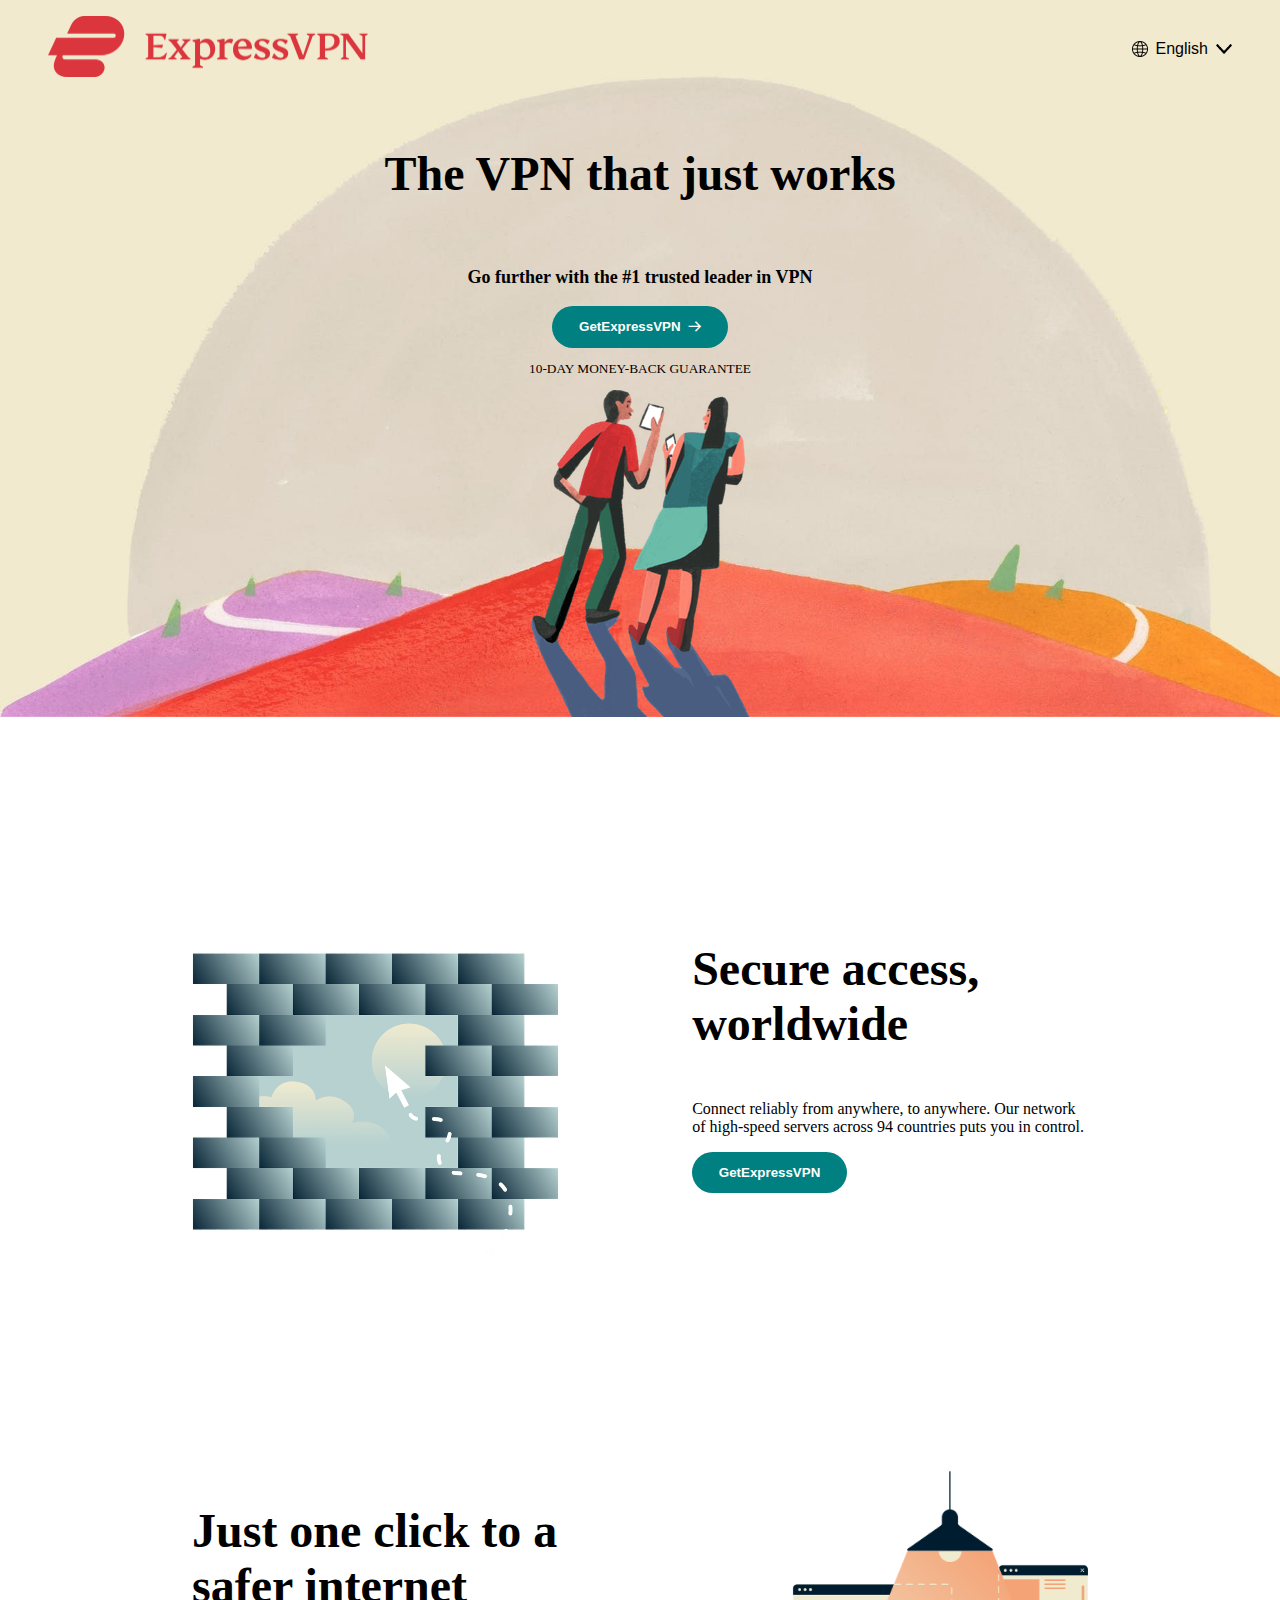
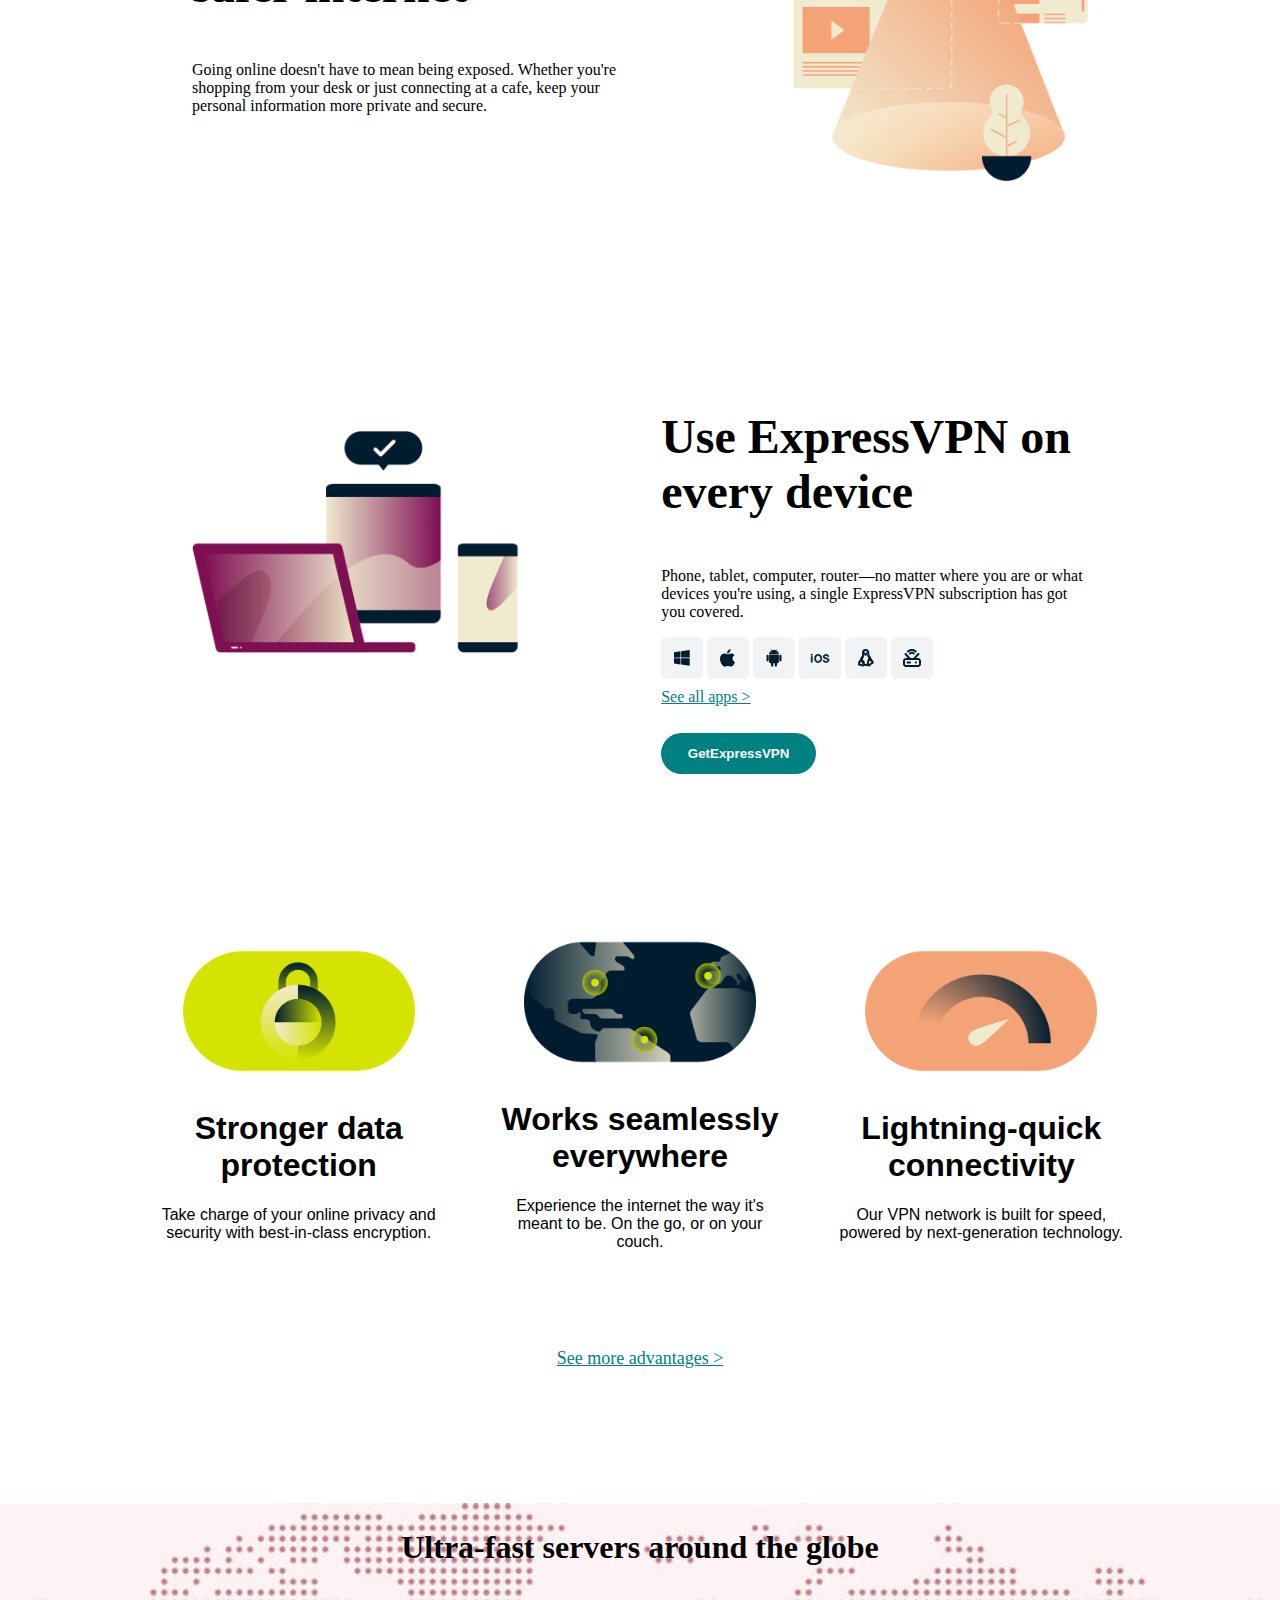
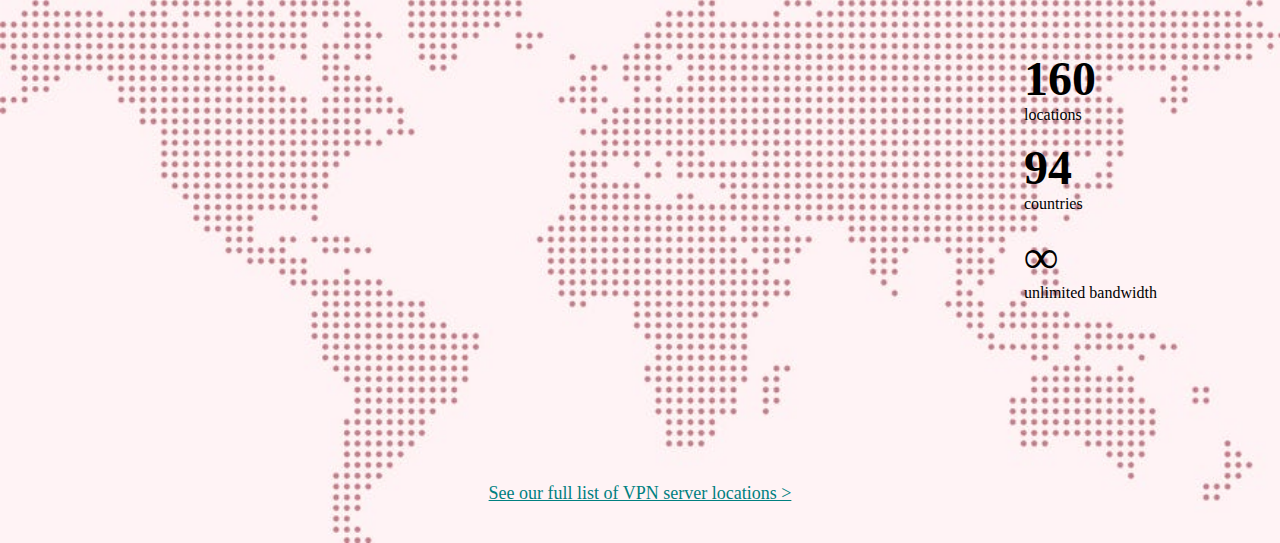
<file: Level 1/Landing Page Task 1/index.html>
<!DOCTYPE html>
<html lang="en">
<head>
    <meta charset="UTF-8">
    <meta http-equiv="X-UA-Compatible" content="IE=edge">
    <meta name="viewport" content="width=device-width, initial-scale=1.0">
    <title>Express VPN</title>
    <link rel="stylesheet" href="./style.css">
</head>
<body>
    <div class="main">
        <div class="header">
            <div class="logo"><img src="./img/1280px-ExpressVPN-logo.svg.png" alt=""></div>
            <div class="language">
                <img src="./img/favpng_globe-free-download.png" alt="">
                <p>English</p>
                <img src="./img/toppng.com-arrow-down-icon-625x362.png" alt="">
            </div>
        </div>
        <div class="content">
            <p class="heading">The VPN that just works</p>
            <p class="sub-heading">Go further with the #1 trusted leader in VPN</p>
            <button>GetExpressVPN&nbsp;&nbsp;<span>&#129122;</span></button>
            <p class="desc">10-DAY MONEY-BACK GUARANTEE</p>
            <img src="./img/homepage-pingzhu-hero-figures-v2-opt__1___3_.png" alt="">
        </div>
    </div>
    <div class="section1">
        <div class="box1">
            <div class="box1_img">
                 <img src="./img/brickwall-peek-through-with-cursor-opt (1).png" alt="">
            </div>
            <div class="box1_content">
                <h1>Secure access, worldwide</h1>
                <p> Connect reliably from anywhere, to anywhere. Our network of high-speed servers across 94 countries puts you in control.</p>
                <button>GetExpressVPN</button>
            </div>
        </div>

        <div class="box2">
            <div class="box2_content">
                <h1>Just one click to a safer internet</h1>
                <p> Going online doesn't have to mean being exposed. Whether you're shopping from your desk or just connecting at a cafe, keep your personal information more private and secure.</p>
            </div>
            <div class="box2_img">
                <img src="./img/unexposed-internet-lamp-opt (1).png" alt="">
           </div>
        </div>

        
        <div class="box3">
            <div class="box3_img">
                 <img src="./img/extend-your-coverage-with-a-vpn (1).png" alt="">
            </div>
            <div class="box3_content">
                <h1>Use ExpressVPN on every device</h1>
                <p> Phone, tablet, computer, router—no matter where you are or what devices you're using, a single ExpressVPN subscription has got you covered. </p>
                <div class="icons">
                    <img src="./img/windows-logo (1).svg" alt="">
                    <img src="./img/apple-logo.svg" alt="">
                    <img src="./img/android-logo.svg" alt="">
                    <img src="./img/ios-logo.svg" alt="">
                    <img src="./img/linux-logo.svg" alt="">
                    <img src="./img/router-icon.svg" alt="">
                </div>
                <div>
                    <a href="#">See all apps ></a>
                </div>
                <button>GetExpressVPN</button>
            </div>
        </div>
    </div>

    <div class="section2">

        <div class="card">
            <img src="./img/serious-security (1).png" alt="">
            <h1>Stronger data protection</h1>
            <p> Take charge of your online privacy and security with best-in-class encryption. </p>
        </div>

        <div class="card">
            <img src="./img/be-anywhere (1).png" alt="">
            <h1>Works seamlessly everywhere</h1>
            <p> Experience the internet the way it's meant to be. On the go, or on your couch. </p>
        </div>

        <div class="card">
            <img src="./img/blazing-fast-speeds (1).png" alt="">
            <h1>Lightning-quick connectivity</h1>
            <p> Our VPN network is built for speed, powered by next-generation technology. </p>
        </div>
    </div>

    <div class="link2">
        <a href="#">See more advantages ></a>
    </div>

    <div class="footer">
        <h1>Ultra-fast servers around the globe</h1>
            <div class="info">
                <div class="info1">
                    <p class="numbers">160</p>
                    <p class="data">locations</p>
                </div>
                <div class="info2">
                    <p class="numbers">94</p>
                    <p class="data">countries</p>
                </div> 
                <div class="info3">  
                    <p class="numbers"><span>&#8734;</span> </p>
                    <p class="data">unlimited bandwidth</p>
                </div>
            </div>
        <div class="link3">
            <a href="#">See our full list of VPN server locations ></a>
        </div>
    </div>
</body>
</html>
</file>
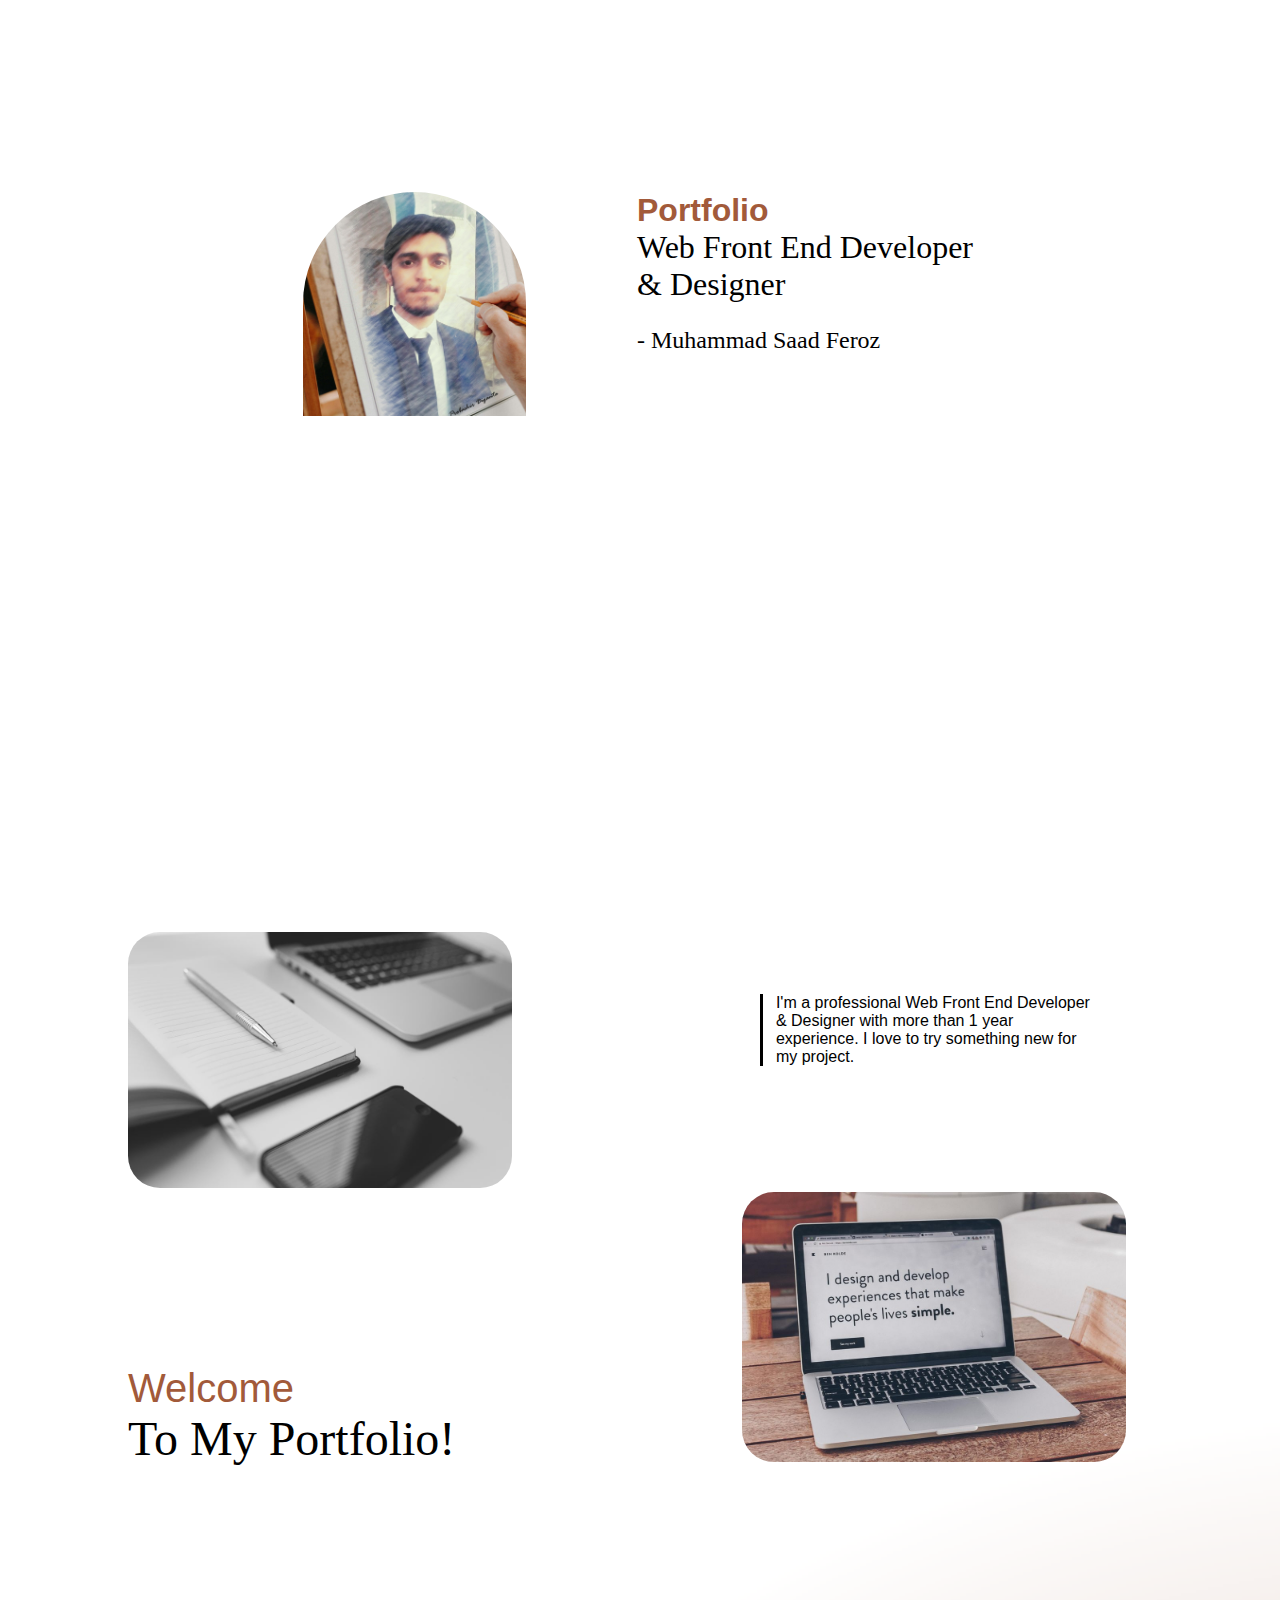
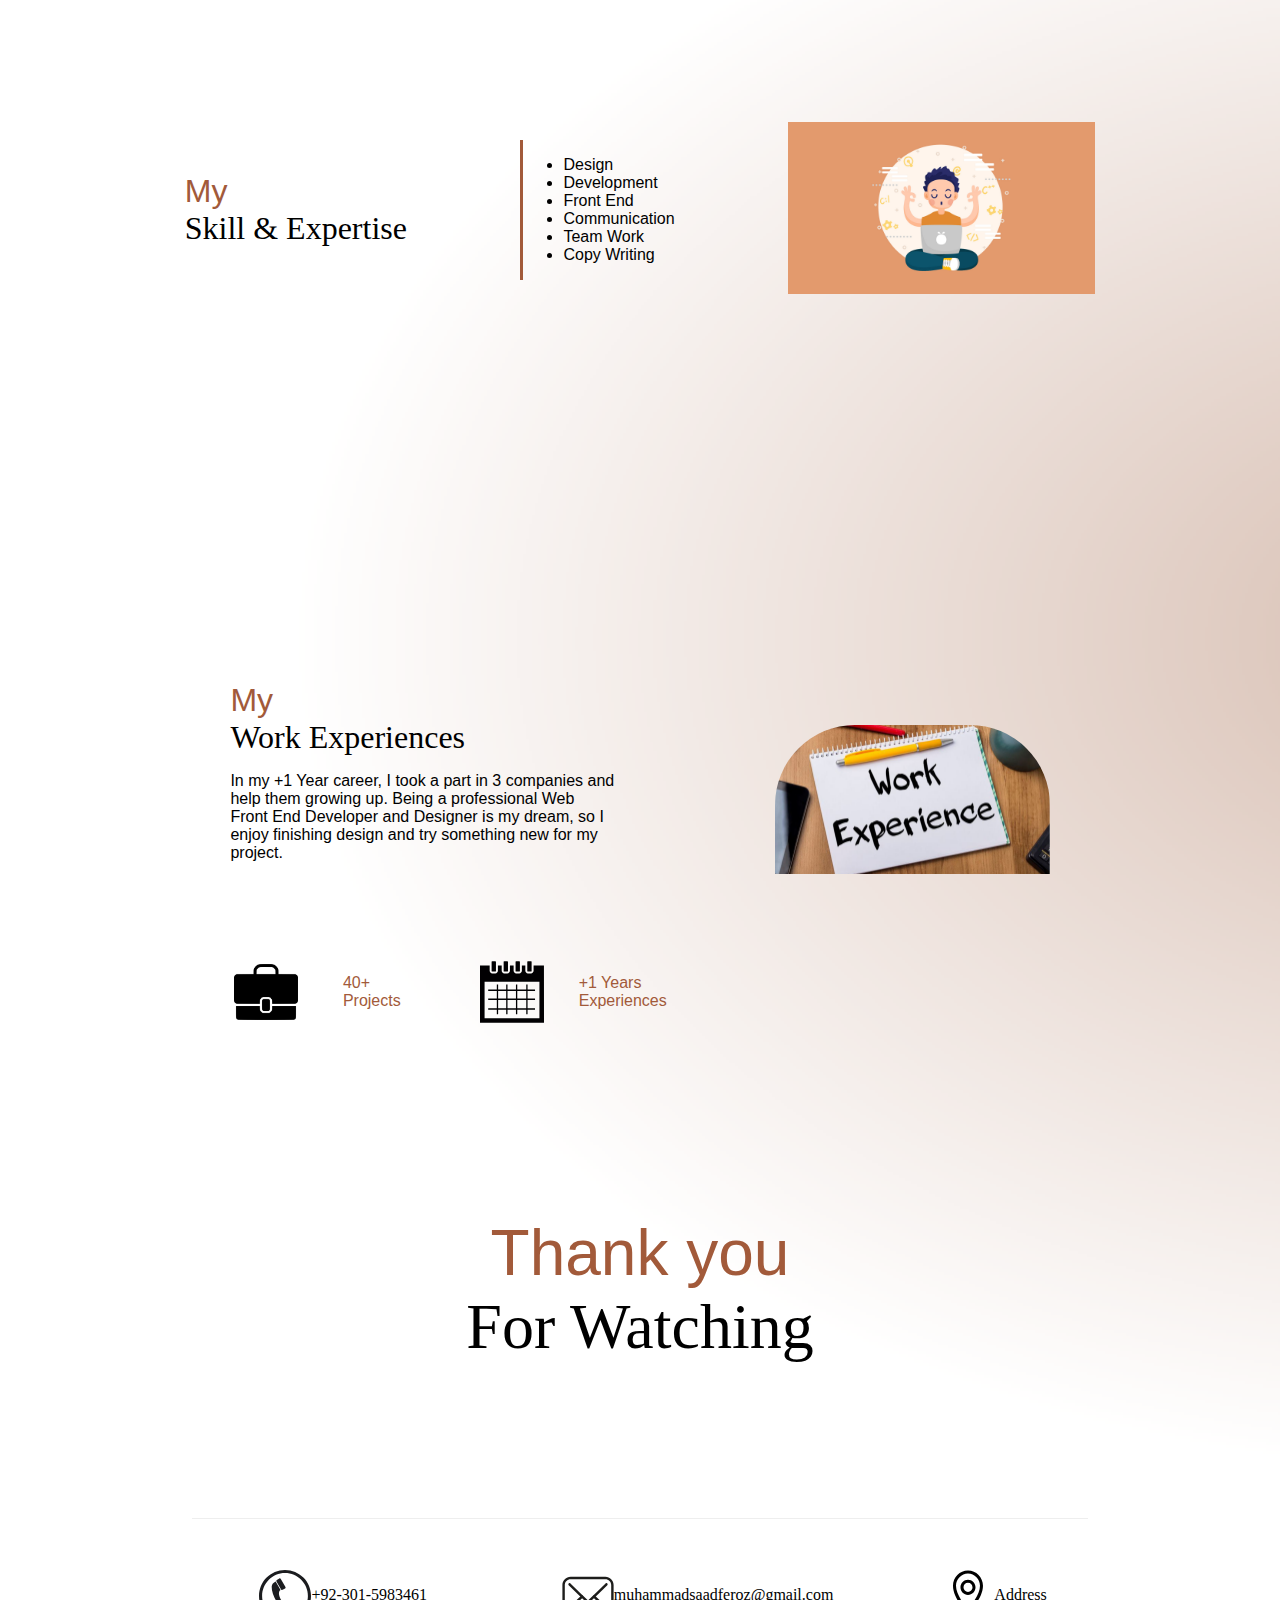
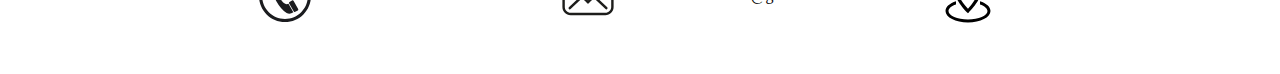
<file: Level 1/Portfolio Website Task 2/index.html>
<!DOCTYPE html>
<html lang="en">
<head>
    <meta charset="UTF-8">
    <meta http-equiv="X-UA-Compatible" content="IE=edge">
    <meta name="viewport" content="width=device-width, initial-scale=1.0">
    <title>Portfolio</title>
    <link rel="stylesheet" href="./style.css">
    <link href="http://fonts.cdnfonts.com/css/brittany-signature" rel="stylesheet">
    <link href="http://fonts.cdnfonts.com/css/lora" rel="stylesheet">
</head>
<body>
    <div class="main">
        <div class="header">
            <div class="profilepic">
                <img src="./img/profile pic.jpg" alt="">
            </div>
            <div class="description">
                <h1>Portfolio</h1>
                <p class="title">Web Front End Developer & Designer</p>
                <p class="name">- Muhammad Saad Feroz</p>
            </div>
        </div>
    </div>

    <div class="section2">
        <div class="box1">
            <div class="section2_img1">    
                <img src="./img/section 2 (1).jpg" alt="">
            </div>
            <div class="description1">
                <p>I'm a professional Web Front End Developer & Designer with more than 1 year experience. I love to try something new for my project.</p>
            </div>
        </div>
        <div class="box2">
            <div class="greetings">
                <p class="text1">Welcome</p>
                <p class="text2">To My Portfolio!</p>
            </div>
            <div class="section2_img2">
                <img src="./img/section2 (2).jpg" alt="">
            </div>
        </div>
    </div>

    <div class="section3">
            <div class="box1">
                <p class="text1">My</p>
                <p class="text2">Skill & Expertise</p>
            </div>
            <div class="box2">
                <ul>
                    <li>Design</li>
                    <li>Development</li>
                    <li>Front End</li>
                    <li>Communication</li>
                    <li>Team Work</li>
                    <li>Copy Writing</li>
                </ul>
            </div>
            <div class="box3">
                <img src="./img/skills and expertise.jpg" alt="">
            </div>

    </div>

    <div class="section4">
        <div class="experience_box">   
            <div class="box1">
                <p class="text1">My</p>
                <p class="text2">Work Experiences</p>
                <p class="text3">In my +1 Year career, I took a part in 3 companies and help them growing up. Being a professional Web Front End Developer and Designer is my dream, so I enjoy finishing design and try something new for my project.</p>
            </div>
            <div class="box2">
                <img src="./img/work experiences.png" alt="">
            </div>
        </div> 
        <div class="box3">
            <div class="projects">
                <img src="./img/toppng.com-royalty-free-library-briefcase-svg-png-icon-free-download-briefcase-png-ico-981x860.png" alt="">
                <div class="details">
                    <p>40+</p>
                    <p>Projects</p>
                </div>
            </div>
            <div class="experience">
                <img src="./img/monthly-calendar-svgrepo-com.svg" alt="">
                <div class="details">
                    <p>+1 Years</p>
                    <p>Experiences</p>
                </div>
            </div>
        </div>

    </div>
    <div class="section5">
        <div class="credits">
            <p class="text1">Thank you</p>
            <p class="text2">For Watching</p>
        </div>
        <div class="contactus">
            <div class="box">
                <img src="./img/molumen_phone_icon (1).svg" alt="">
                <p>+92-301-5983461</p>
            </div>
            <div class="box">
                <img src="./img/mail-142 (2).svg" alt="">
                <p>muhammadsaadferoz@gmail.com</p>
            </div>
            <div class="box">
                <img src="./img/address.svg" alt="">
                <p>Address</p>
            </div>
        </div>

    </div>
    
</body>
</html>
</file>
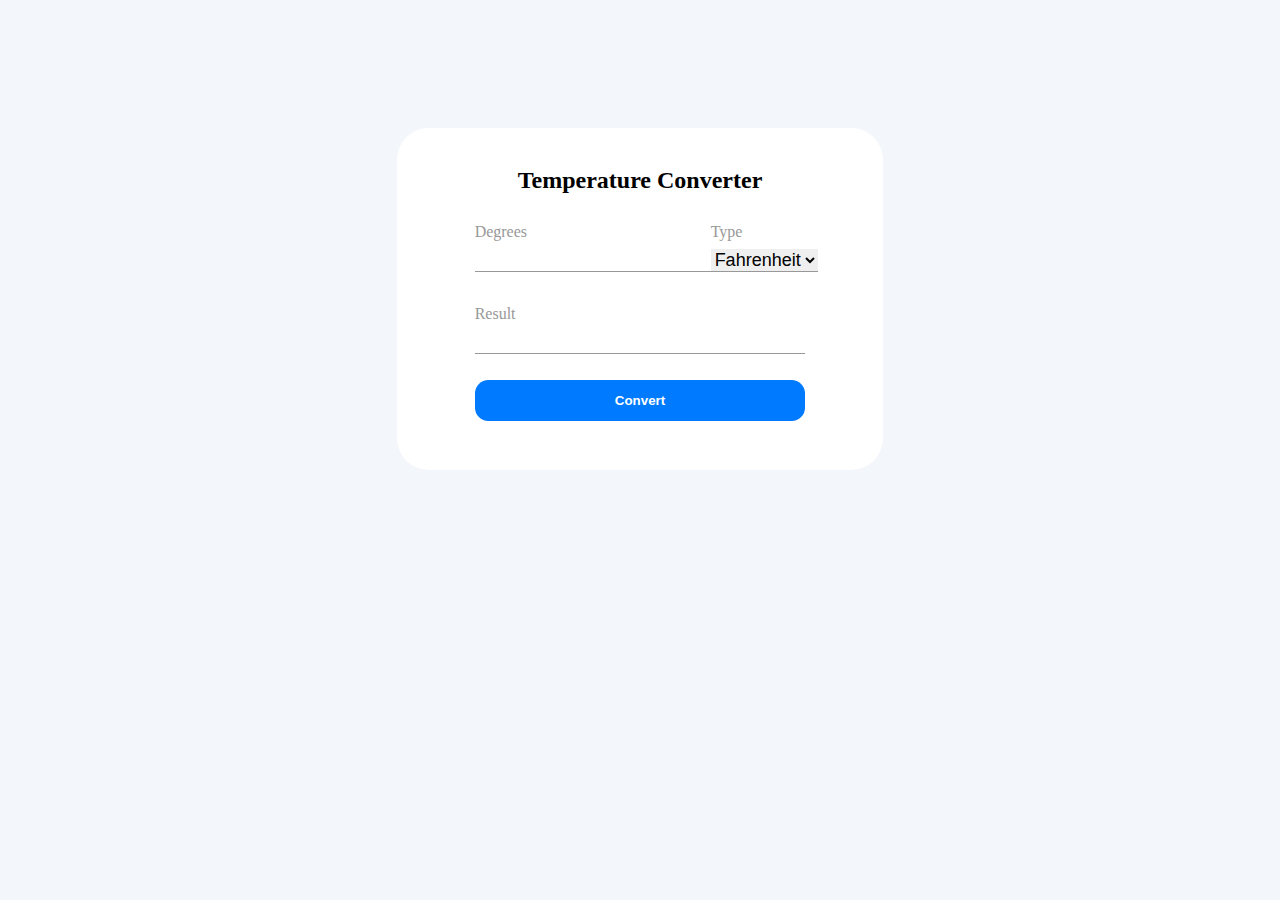
<file: Level 1/Temperature Converter Website Task 3/index.html>
<!DOCTYPE html>
<html lang="en">
<head>
    <meta charset="UTF-8">
    <meta http-equiv="X-UA-Compatible" content="IE=edge">
    <meta name="viewport" content="width=device-width, initial-scale=1.0">
    <title>Temperature Converter Website</title>
    <link rel="stylesheet" href="./style.css">
</head>
<body>
        <div class="main">
            <div class="section">
                <h2>Temperature Converter</h2>
                <form action="" onsubmit="return false">
                    <div class="box1">
                        <div class="field1">
                            <label for="degrees">Degrees</label><br>
                                <input type="text" name="degrees" id="degrees" required>
                        </div>
                        <div class="field2">
                            <label for="type">Type</label><br>
                                <select name="type" id="temperatureType">
                                    <option value="Fahrenheit">Fahrenheit</option>
                                    <option value="Celsius">Celsius</option>
                                </select>
                        </div>
                    </div>
                    <div class="box2">
                        <label for="result">Result</label><br>
                            <input type="text" name="result" id="result" readonly value="">
                    </div>
                    <div class="box3">
                            <button id="convertButton" class="btn-convert">Convert</button>
                    </div>
                </form>
            </div>
        </div>
        
<script src="./index.js"></script>
</body>
</html>
</file>
<file: Level 1/Landing Page Task 1/style.css>
body{
    margin: auto;
}
.main{
    background-image: url("./img/homepage-pingzhu-hero-bg-opt-v2.jpg");
    background-size: cover;
}

.header{
    font-family: Arial, Helvetica, sans-serif;
    display: flex;
    justify-content: space-between;
    padding: 1em 3em 1em 3em;
}

.logo img{
    width: 20em;
    height: auto;
    cursor: pointer;
}
.language{
    display: flex;
    align-items: center;
    cursor: pointer;
}
.language img{
    width: 1em;
    height: auto;
}
.language p{
    padding: 0.5em;
}
.content{
    display: flex;
    flex-direction: column;
    align-items: center;
}
.content .heading{
    font-size: xxx-large;
    font-weight: bold;
}
.content .sub-heading{
    font-size: large;
    font-weight: bold;
}
.content .desc{
    font-size: smaller;
}
button{
    background-color: teal;
    color: white;
    font-weight: bold;
    border: none;
    border-radius: 2em;
    padding: 1em 2em;
}

.section1{
    margin-top: 15%;
}

.section1 .box1{
    margin: auto;
    display: flex;
    align-items: flex-start;
    margin: 15% 15% 10% 15%;
}


.section1 .box1 .box1_img img{
    max-width: 100%;
}

.section1 .box1 .box1_content{
    display: flex;
    flex-direction: column;
    align-items: flex-start;
    padding-left: 15%;
}

.section1 .box1 .box1_content h1{
    font-size: xxx-large;
}

.section1 .box2{
    margin: auto;
    display: flex;
    align-items: flex-start;
    margin: 15% 15% 10% 15%;
}


.section1 .box2 .box2_img img{
    max-width: 100%;
}

.section1 .box2 .box2_content{
    display: flex;
    flex-direction: column;
    align-items: flex-start;
    padding-right: 15%;
}

.section1 .box2 .box2_content h1{
    font-size: xxx-large;
}



.section1 .box3{
    margin: auto;
    display: flex;
    align-items: flex-start;
    margin: 15% 15% 10% 15%;
}


.section1 .box3 .box3_img img{
    max-width: 100%;
}

.section1 .box3 .box3_content{
    display: flex;
    flex-direction: column;
    align-items: flex-start;
    padding-left: 15%;
}

.section1 .box3 .box3_content h1{
    font-size: xxx-large;
}

.section1 .box3 .box3_content button{
    margin-top: 5%;
}
.section1 .box3 .box3_content a{
    line-height: 1.75;
    color: teal;
}

.section2{
    display: flex;
    margin: auto;
    width: auto;
    text-align: center;
    width: 80%;
    align-content: center;
    justify-content: center;
}

.section2 .card{
    margin: auto;
    padding: 2.5%;
}

.section2 .card img{
    max-width: 100%;
}

.section2 .card h1{
    font-family: Arial, Helvetica, sans-serif;
}
.section2 .card p{
    font-family: Arial, Helvetica, sans-serif;
}

.link2{
    text-align: center;
    margin: 4% 0% 10% 0%;
}
.link2 a{
    color: teal;
    line-height: 1.75;
    font-size: large;
}

.footer{
    background-image: url("./img/map-server-home-dots.jpg");
    background-size: cover;
    background-repeat: no-repeat;
    height: 40em;
}

.footer h1{
    text-align: center;
    padding-top: 2%;
}

.footer .info{
    display: flex;
    flex-direction: column;
    align-items: flex-start;
    justify-content: center;
    width: 20%;
    margin: auto;
    float: right;
    margin-top: 5%;
}

.footer .info .numbers{
    font-size: xxx-large;
    margin: auto;
    font-weight: 600;
}
.footer .info .data{
    margin-top: auto;
}

.link3{
    text-align: center;
    margin: auto;
    width: fit-content;
    margin-top: 40%;
}
.link3 a{
    color: teal;
    line-height: 1.75;
    font-size: large;
}
</file>
<file: Level 1/Portfolio Website Task 2/style.css>
@import url('http://fonts.cdnfonts.com/css/brittany-signature');
@import url('http://fonts.cdnfonts.com/css/lora');

                

body{
    margin: auto;
    background-image: url("./img/Background.png");
    background-size: cover;
}
.header{
    display: flex;
    padding: 15%;
    justify-content: space-evenly;
}
.header .profilepic{
    width: 25%;
}
.header .profilepic img{
    max-width: 100%;
    border-radius: 10em 10em 0em 0em;
}
.header .description{
    width: 38%;
}
.header h1{
    font-family: 'Brittany Signature', sans-serif;
    color: #A25A3A;
    margin: auto;
}
.header .description .title{
    font-size: xx-large;
    margin: auto;
}
.header .description .name{
    font-size: x-large;
}
.section2{
    margin-top: 20%;
}
.section2 .section2_img1{
    padding: 5% 5% 0% 10%;
    width: 30%;
}
.section2 .section2_img1 img{
    max-width: 100%;
    border-radius: 2em;
}
.section2 .description1{
    margin: auto;
    width: 25%;
    float: right;
    border-left: solid;
    padding-left: 1%;
    padding-bottom: 0%;
}
.section2 .box1{
    display: flex;
    flex-direction: row;
}
.section2 .description1 p{
    margin: auto;
    font-family: 'Lora', sans-serif;
}

.section2 .section2_img2{
    padding: 0% 12% 5% 5%;
    width: 30%;
}
.section2 .section2_img2 img{
    max-width: 100%;
    border-radius: 2em;
}
.section2 .greetings{
    padding: 0% 5% 5% 10%;
    padding-top: 0%;
}
.section2 .greetings .text1{
    font-family: 'Brittany Signature', sans-serif;
    color: #A25A3A;
    font-size: 2.5em;
    margin: auto;
}
.section2 .greetings .text2{
    font-size: 3em;
    margin: auto;
}
.section2 .box2{
    display: flex;
    flex-direction: row;
    justify-content: space-between;
    align-items: end;
}
.section3{
    display: flex;
    margin: auto;
    align-content: center;
    justify-content: space-around;
    padding: 15% 10% 15% 10%;
    align-items: center;
}
.section3 .box1 .text1{
    margin: auto;
    font-family: 'Brittany Signature', sans-serif;
    color: #A25A3A;
    font-size: xx-large;
}
.section3 .box1 .text2{
    margin: auto;
    font-size: xx-large;
}
.section3 .box2{
    border-left: solid;
    border-color: #A25A3A;
    font-family: 'Lora', sans-serif;
    
}
.section3 .box3{
    width: 30%;
}
.section3 .box3 img{
    max-width: 100%;
}

.section4{
    padding: 15% 10% 15% 10%;
}

.section4 .experience_box{
    display: flex;
    margin: auto;
    align-items: end;
    width: 80%;
    align-content: space-between;
}

.section4 .experience_box img{
    max-width: 100%;
    border-radius: 5em 5em 0em 0em;
}

.section4 .box1 .text1{
    margin: auto;
    font-family: 'Brittany Signature', sans-serif;
    color: #A25A3A;
    font-size: xx-large;
}

.section4 .box1 .text2{
    margin: auto;
    font-size: xx-large;
}
.section4 .box1 .text3{
    font-family: 'Lora', sans-serif;
}
.section4 .box2{
    margin-left: 10em;
}
.section4 .box3 img{
    max-width: 25%;
}

.section4 .box3{
    display: flex;
    padding: 8% 10% 0% 6%;;
    width: 50%;
}

.section4 .box3 .projects{
    margin: auto;
    width: 50%;
    display: flex;
    justify-content: space-evenly;
    align-items: center;
}

.section4 .box3 .experience{
    margin: auto;
    width: 50%;
    display: flex;
    justify-content: space-evenly;
    align-items: center;
}
.section4 .box3 p{
    margin: auto;
    color: #A25A3A;
    font-family: 'Lora', sans-serif;
}

.section5 .credits{
    margin: auto;
    text-align: center;
    margin-bottom: 12%;
}

.section5 .credits .text1{
    margin: auto;
    font-family: 'Brittany Signature', sans-serif;
    color: #A25A3A;
    font-size: 4em;
}
.section5 .credits .text2
{
    margin: auto;
    font-size: 4em;
}
.section5 .contactus{
    display: flex;
    margin: auto;
    width: 70%;
    border-top: groove;
    border-width: thin;
    padding-top: 4%;
    padding-bottom: 4%;
}
.section5 .contactus .box{
    display: flex;
    margin: auto;
    justify-content: center;
}
.section5 .contactus img{
    max-width: 100%;
    margin: auto;
}
</file>
<file: Level 1/Temperature Converter Website Task 3/style.css>
body{
    background-color: #F3F6FA;
    margin: auto;
}
.main{
    margin: auto;
    margin-top: 10%;
    width: 38%;
    background-color: #FFFFFF;
    border-radius: 2em;
}
.main h2{
    text-align: center;
    margin: auto;
    margin-bottom: revert;
}

.main .section{
    padding: 8% 0% 10% 0%;
}

form{
    line-height: 1.75;
}

form .box1 {
    margin: auto;
    display: flex;  
    justify-content: space-between;
    width: 68%;
    margin-top: 5%;
}
form .box2{
    margin: auto;
    width: 68%;
    margin-top: 5%;
}
form .box2 #result{
    inline-size: -webkit-fill-available;
}
form .box3{
    margin: auto;
    width: 68%;
    text-align: center;
    display: grid;
    margin-top: 5%;
}
form .box3 .btn-convert{
    padding: 4%;
    border-radius: 1em;
    background: #007AFF;
    color: white;
    border: #007AFF;
    font-weight: 600;
    cursor: pointer;
}
form label{
    color: #989898;
}

form input{
    border: none;
    border-bottom: solid;
    border-width: thin;
    border-color: #989898;
    outline: none;
    font-size: large;
}

form select{
    border: none;
    border-bottom: solid;
    border-width: thin;
    border-color: #989898;
    outline: none;
    font-size: large;
    margin-top: 3%;
}
</file>
